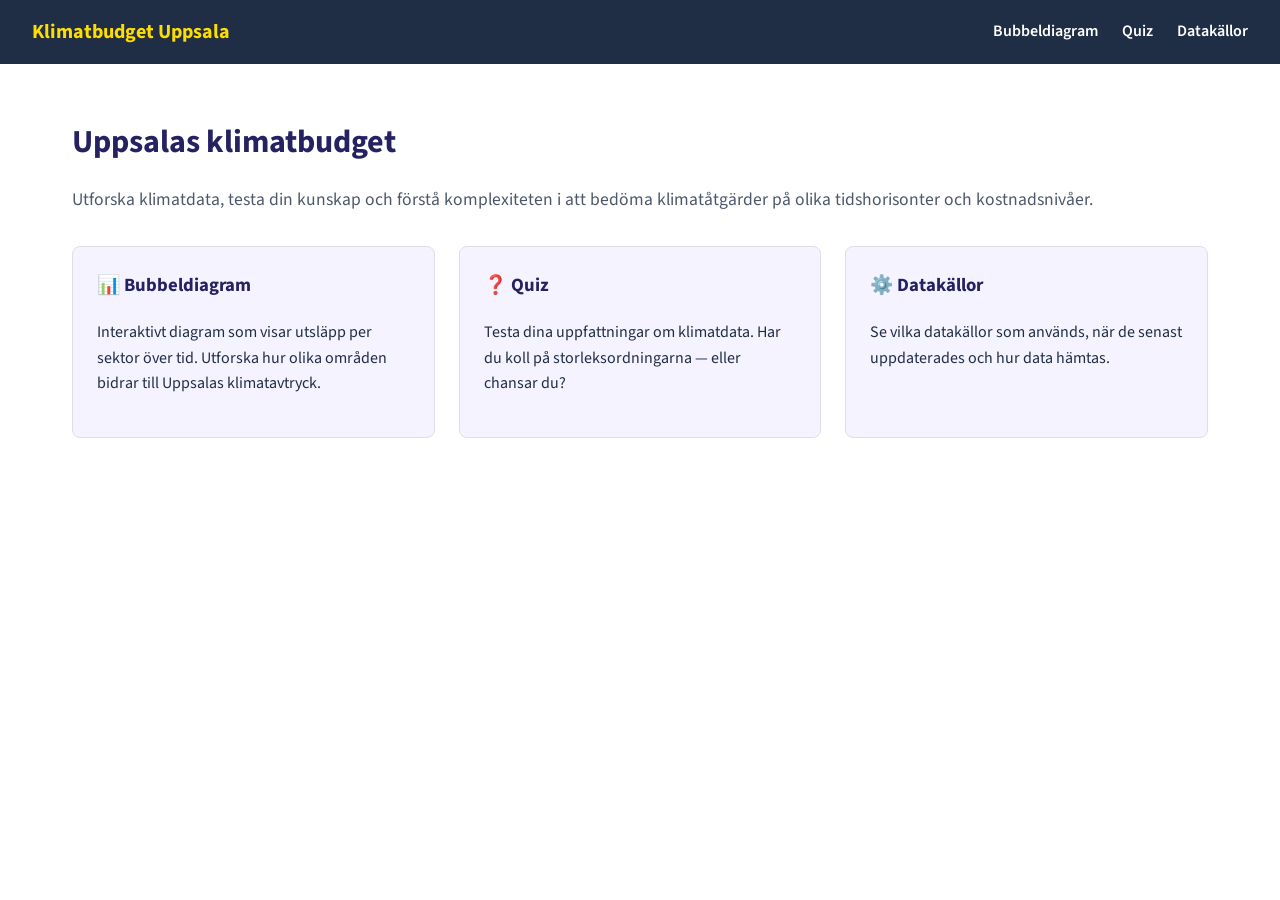
<file: index.html>
<!DOCTYPE html>
<html lang="sv">
<head>
  <meta charset="UTF-8">
  <meta name="viewport" content="width=device-width, initial-scale=1.0">
  <title>Klimatbudget Uppsala — Visualiseringsverktyg</title>
  <link rel="stylesheet" href="css/style.css">
</head>
<body>
  <nav class="nav" role="navigation" aria-label="Huvudnavigation">
    <a href="index.html" class="nav-brand">Klimatbudget Uppsala</a>
    <button class="nav-toggle" aria-label="Öppna meny" aria-expanded="false">☰</button>
    <ul class="nav-links">
      <li><a href="bubble.html">Bubbeldiagram</a></li>
      <li><a href="quiz.html">Quiz</a></li>
      <li><a href="admin.html">Datakällor</a></li>
    </ul>
  </nav>

  <main class="container">
    <h1>Uppsalas klimatbudget</h1>
    <p class="subtitle">
      Utforska klimatdata, testa din kunskap och förstå komplexiteten
      i att bedöma klimatåtgärder på olika tidshorisonter och kostnadsnivåer.
    </p>

    <div class="card-grid">
      <a href="bubble.html" class="card">
        <h3>📊 Bubbeldiagram</h3>
        <p>Interaktivt diagram som visar utsläpp per sektor över tid. Utforska hur olika områden bidrar till Uppsalas klimatavtryck.</p>
      </a>

      <a href="quiz.html" class="card">
        <h3>❓ Quiz</h3>
        <p>Testa dina uppfattningar om klimatdata. Har du koll på storleksordningarna — eller chansar du?</p>
      </a>

      <a href="admin.html" class="card">
        <h3>⚙️ Datakällor</h3>
        <p>Se vilka datakällor som används, när de senast uppdaterades och hur data hämtas.</p>
      </a>
    </div>
  </main>

  <script src="js/nav.js"></script>
</body>
</html>
</file>
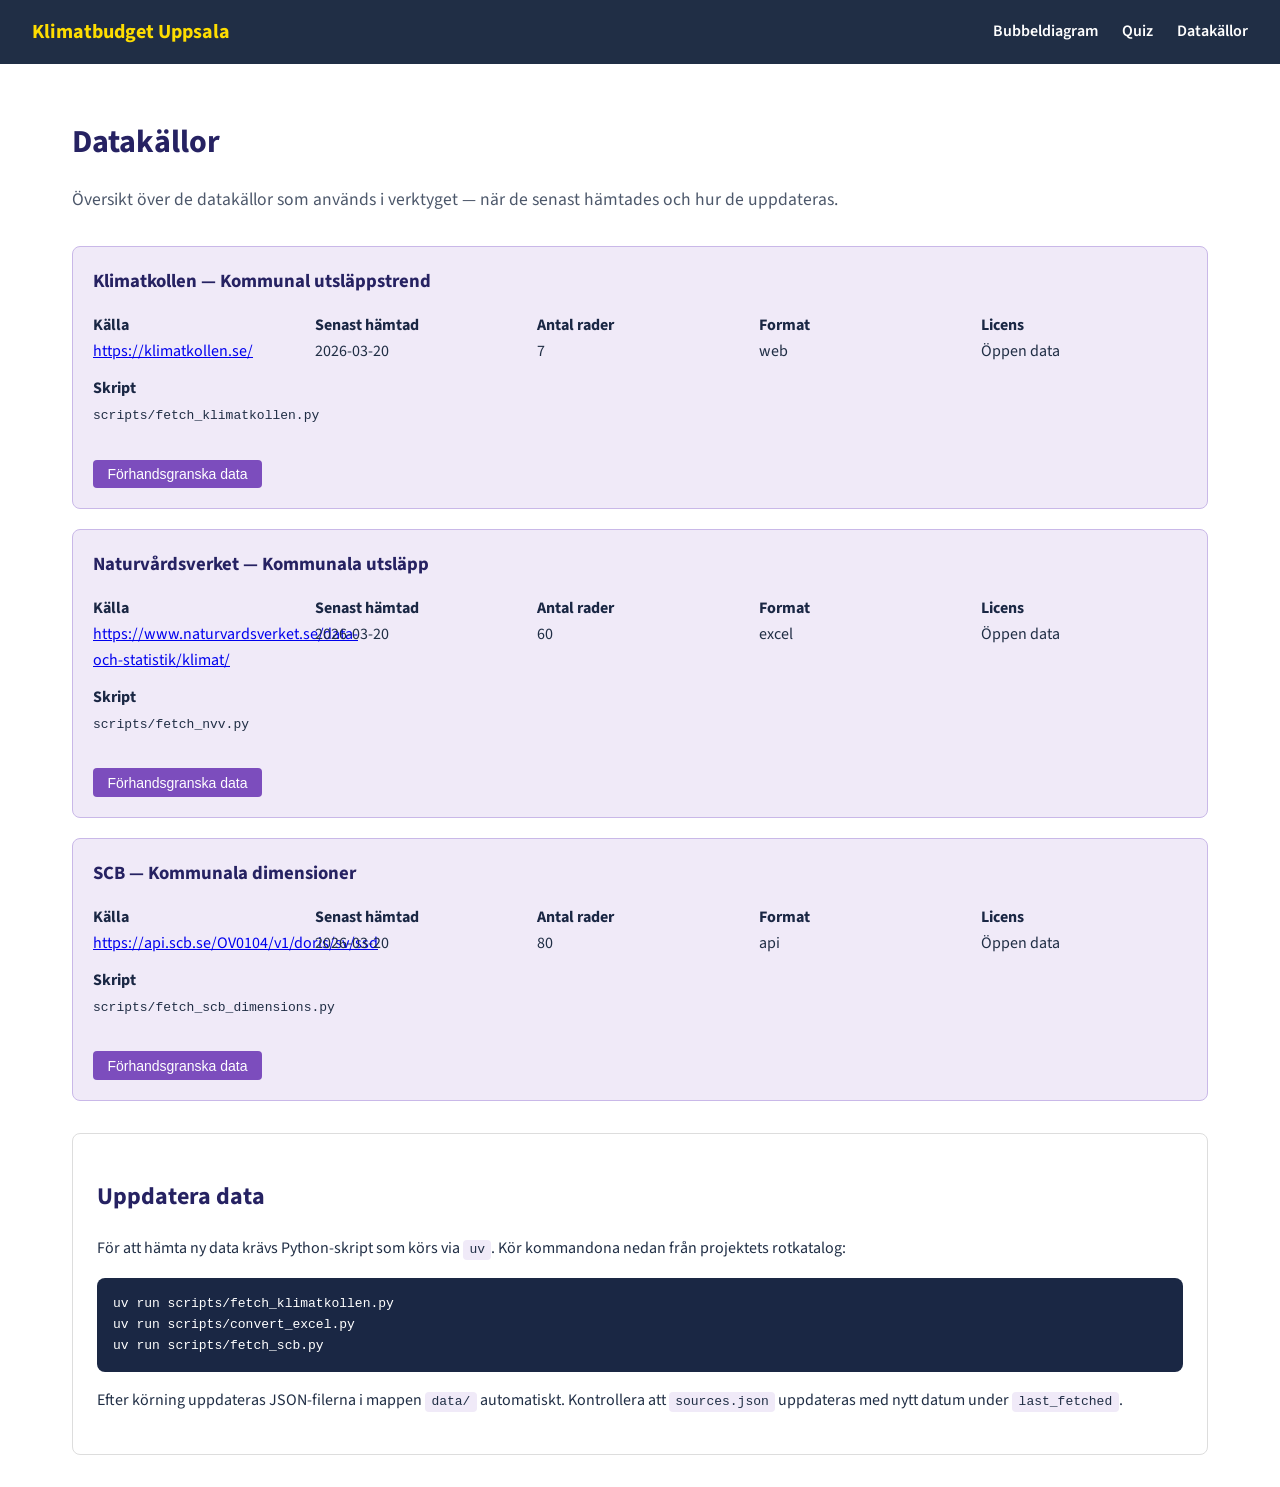
<file: admin.html>
<!DOCTYPE html>
<html lang="sv">
<head>
  <meta charset="UTF-8">
  <meta name="viewport" content="width=device-width, initial-scale=1.0">
  <title>Datakällor — Klimatbudget Uppsala</title>
  <link rel="stylesheet" href="css/style.css">
  <style>
    .source-card {
      background: #f0eaf8;
      border: 1px solid #c9b8e8;
      border-radius: 8px;
      padding: 1.25rem;
      margin-bottom: 1.25rem;
    }

    .source-card h3 {
      margin-top: 0;
      margin-bottom: 0.75rem;
    }

    .source-meta {
      display: grid;
      grid-template-columns: repeat(auto-fit, minmax(200px, 1fr));
      gap: 0.5rem 1rem;
    }

    .source-meta dt {
      font-weight: bold;
      color: #1a2744;
    }

    .source-meta dd {
      margin: 0 0 0.25rem 0;
    }

    .instructions {
      background: #ffffff;
      border: 1px solid #ddd;
      border-radius: 8px;
      padding: 1.5rem;
      margin-top: 2rem;
    }

    .instructions code {
      background: #f0eaf8;
      padding: 0.15rem 0.4rem;
      border-radius: 4px;
    }

    .instructions pre {
      background: #1a2744;
      color: #ffffff;
      padding: 1rem;
      border-radius: 8px;
      overflow-x: auto;
    }

    .btn-preview {
      margin-top: 0.75rem;
      padding: 0.4rem 0.9rem;
      background: #7c4dbd;
      color: white;
      border: none;
      border-radius: 4px;
      cursor: pointer;
      font-size: 0.875rem;
    }

    .btn-preview:hover {
      background: #5e39a0;
    }

    .data-preview {
      margin-top: 0.75rem;
      background: #1a2744;
      color: #e0e0e0;
      padding: 0.75rem;
      border-radius: 6px;
      font-size: 0.8rem;
      overflow-x: auto;
      white-space: pre;
      display: none;
    }

    .error-container {
      color: #c0392b;
      background: #fdecea;
      border: 1px solid #e74c3c;
      border-radius: 6px;
      padding: 1rem;
      margin-bottom: 1rem;
      display: none;
    }
  </style>
</head>
<body>
  <nav class="nav" role="navigation" aria-label="Huvudnavigation">
    <a href="index.html" class="nav-brand">Klimatbudget Uppsala</a>
    <button class="nav-toggle" aria-label="Öppna meny" aria-expanded="false">☰</button>
    <ul class="nav-links">
      <li><a href="bubble.html">Bubbeldiagram</a></li>
      <li><a href="quiz.html">Quiz</a></li>
      <li><a href="admin.html" aria-current="page">Datakällor</a></li>
    </ul>
  </nav>

  <main class="container">
    <h1>Datakällor</h1>
    <p class="subtitle">
      Översikt över de datakällor som används i verktyget — när de senast hämtades och hur de uppdateras.
    </p>

    <div class="error-container" id="error-container"></div>

    <div id="sources-list"></div>

    <section class="instructions">
      <h2>Uppdatera data</h2>
      <p>
        För att hämta ny data krävs Python-skript som körs via <code>uv</code>.
        Kör kommandona nedan från projektets rotkatalog:
      </p>
      <pre>uv run scripts/fetch_klimatkollen.py
uv run scripts/convert_excel.py
uv run scripts/fetch_scb.py</pre>
      <p>
        Efter körning uppdateras JSON-filerna i mappen <code>data/</code> automatiskt.
        Kontrollera att <code>sources.json</code> uppdateras med nytt datum under <code>last_fetched</code>.
      </p>
    </section>
  </main>

  <script src="js/admin.js"></script>
  <script src="js/nav.js"></script>
</body>
</html>
</file>
<file: css/style.css>
@import url('https://fonts.googleapis.com/css2?family=Source+Sans+Pro:wght@400;600;700&display=swap');

:root {
  /* Uppsala kommun UI-färger */
  --color-primary-yellow: #FEDD00;
  --color-dark-navy: #202E45;
  --color-deep-purple: #262262;
  --color-link-blue: #212AA1;
  --color-light-lavender: #D4D1ED;
  --color-soft-purple-bg: #F4F3FF;
  --color-text-gray: #4C576A;
  --color-border-gray: #DDE0E3;
  --color-white: #FFFFFF;

  /* Sektorfärger — separata från UI */
  --sector-transport: #2B7CE9;
  --sector-energi: #F5A623;
  --sector-bygg: #8B6D5C;
  --sector-jordskog: #2D8A4E;
  --sector-konsumtion: #9B59B6;
  --sector-ovriga: #95A5A6;

  --font-family: 'Source Sans Pro', sans-serif, arial;
}

*,
*::before,
*::after {
  box-sizing: border-box;
}

body {
  font-family: var(--font-family);
  color: var(--color-dark-navy);
  background-color: var(--color-white);
  margin: 0;
  padding: 0;
  line-height: 1.6;
}

/* Navigation */
.nav {
  background-color: var(--color-dark-navy);
  padding: 1rem 2rem;
  display: flex;
  align-items: center;
  justify-content: space-between;
  position: relative;
}

.nav-brand {
  color: var(--color-primary-yellow);
  font-size: 1.25rem;
  font-weight: 700;
  text-decoration: none;
}

.nav-links {
  display: flex;
  gap: 1.5rem;
  list-style: none;
  margin: 0;
  padding: 0;
}

.nav-links a {
  color: var(--color-white);
  text-decoration: none;
  font-weight: 600;
}

.nav-links a:hover {
  color: var(--color-primary-yellow);
}

.nav-toggle {
  display: none;
  background: none;
  border: none;
  color: var(--color-white);
  font-size: 1.5rem;
  cursor: pointer;
}

/* Huvudinnehåll */
.container {
  max-width: 1200px;
  margin: 0 auto;
  padding: 2rem;
}

h1, h2, h3 {
  color: var(--color-deep-purple);
}

h1 {
  font-size: 2rem;
  margin-bottom: 0.5rem;
}

.subtitle {
  color: var(--color-text-gray);
  font-size: 1.1rem;
  margin-bottom: 2rem;
}

/* Kort (landningssida) */
.card-grid {
  display: grid;
  grid-template-columns: repeat(auto-fit, minmax(280px, 1fr));
  gap: 1.5rem;
  margin-top: 2rem;
}

.card {
  background-color: var(--color-soft-purple-bg);
  border: 1px solid var(--color-border-gray);
  border-radius: 8px;
  padding: 1.5rem;
  text-decoration: none;
  color: inherit;
  transition: box-shadow 0.2s;
}

.card:hover {
  box-shadow: 0 4px 12px rgba(0, 0, 0, 0.1);
}

.card h3 {
  margin-top: 0;
}

/* Feltillstånd */
.error-message {
  background-color: #FFF3CD;
  border: 1px solid #FEDD00;
  border-radius: 8px;
  padding: 1.5rem;
  text-align: center;
  color: var(--color-dark-navy);
}

/* Fokusindikator (tillgänglighet) */
:focus-visible {
  outline: 3px solid var(--color-primary-yellow);
  outline-offset: 2px;
}

/* Responsiv */
@media (max-width: 1024px) {
  .nav-links {
    display: none;
    flex-direction: column;
    position: absolute;
    top: 60px;
    left: 0;
    right: 0;
    background-color: var(--color-dark-navy);
    padding: 1rem 2rem;
  }

  .nav-links.open {
    display: flex;
  }

  .nav-toggle {
    display: block;
  }

  .container {
    padding: 1rem;
  }
}
</file>
